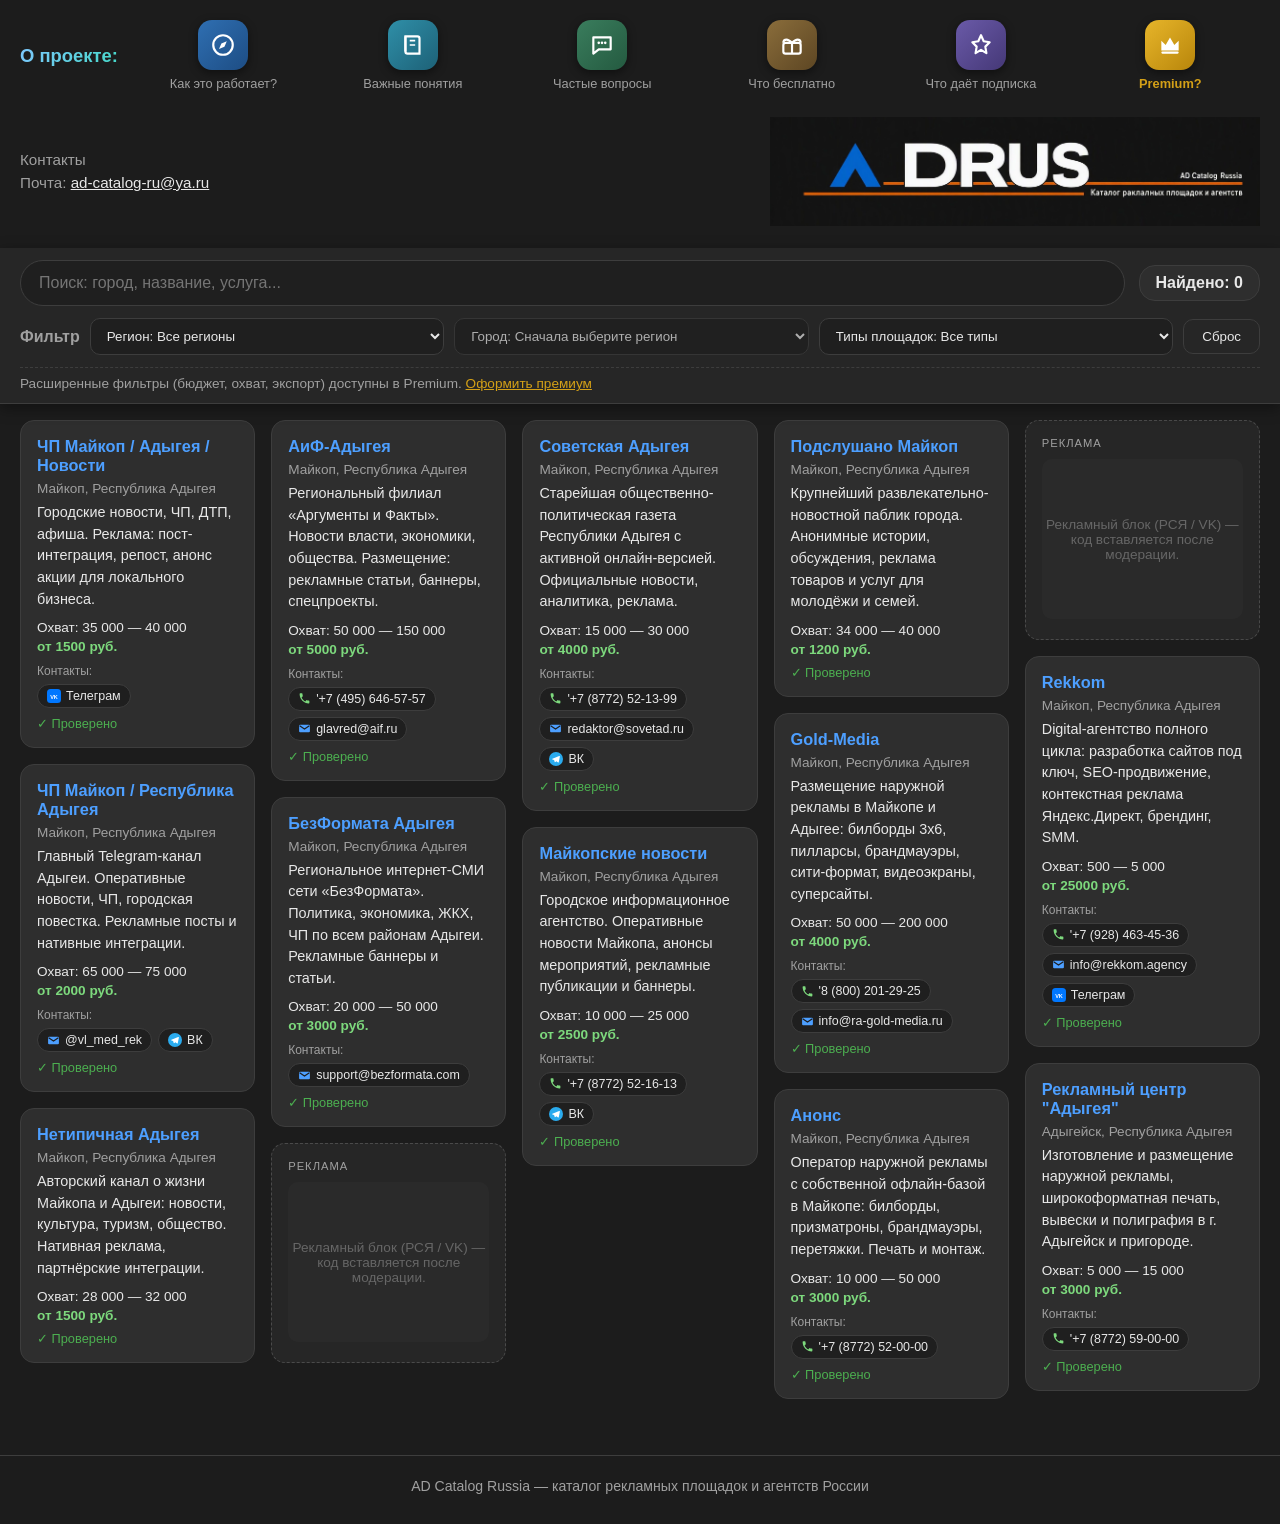
<file: index.html>
<!DOCTYPE html>
<html lang="ru">
<head>
    <meta charset="UTF-8">
    <meta name="viewport" content="width=device-width, initial-scale=1.0">
    <title>AD Catalog Russia — каталог рекламных площадок и агентств России</title>
    <meta name="description" content="Независимый каталог рекламных площадок России: локальные СМИ, билборды, Telegram-каналы, паблики ВК. Честная аналитика переходов по UTM.">

    <link rel="icon" type="image/png" href="adrus-logo.png">

    <!-- Яндекс.Метрика: счётчик 114270099. НЕ УДАЛЯТЬ. -->
    <script type="text/javascript">
        (function(m,e,t,r,i,k,a){
            m[i]=m[i]||function(){(m[i].a=m[i].a||[]).push(arguments)};
            m[i].l=1*new Date();
            for(var j=0;j<document.scripts.length;j++){if(document.scripts[j].src===r){return;}}
            k=e.createElement(t),a=e.getElementsByTagName(t)[0],k.async=1,k.src=r,a.parentNode.insertBefore(k,a)
        })(window,document,'script','https://mc.yandex.ru/metrika/tag.js','ym');
        ym(114270099, 'init', { clickmap:true, trackLinks:true, accurateTrackBounce:true, webvisor:true });
    </script>
    <noscript><div><img src="https://mc.yandex.ru/watch/114270099" style="position:absolute; left:-9999px;" alt=""></div></noscript>

    <style>
        :root {
            --bg: #1c1c1c;
            --bg-panel: #262626;
            --bg-card: #2e2e2e;
            --bg-card-hover: #383838;
            --text: #e8e8e8;
            --text-dim: #a0a0a0;
            --border: #3d3d3d;
            --blue: #4d9fff;
            --blue-deep: #005bbb;
            --gold: #d4a017;
            --green: #4caf50;
        }
        * { box-sizing: border-box; }
        html { scroll-behavior: smooth; }
        body { margin: 0; background: var(--bg); color: var(--text); font-family: 'Segoe UI', Tahoma, Verdana, sans-serif; font-size: 16px; }
        a { color: var(--blue); }
        .container { max-width: 1280px; margin: 0 auto; padding: 0 20px; }

        /* ===== СТРОКА «О ПРОЕКТЕ» + ИКОНКИ (одна линия, иконки правее) ===== */
        .about-row {
            display: flex;
            align-items: center;      /* «О проекте» по уровню середины иконок */
            gap: 16px;
            padding: 18px 0 14px;
        }
        .about-label {
            font-weight: 800;
            font-size: 1.15rem;
            white-space: nowrap;
            flex-shrink: 0;
            background: linear-gradient(120deg, #7ec8ff, #45d8c8);
            -webkit-background-clip: text;
            background-clip: text;
            -webkit-text-fill-color: transparent;
        }

        .nav-icons { display: flex; gap: 10px; width: 100%; min-width: 0; }
        .nav-item {
            position: relative;
            flex: 1 1 0;
            min-width: 0;
            display: flex;
            flex-direction: column;
            align-items: center;
            gap: 6px;
            text-decoration: none;
            color: var(--text);
            cursor: help;
            padding: 2px;
            border-radius: 12px;
            text-align: center;
        }
        .nav-icon {
            width: 50px; height: 50px;
            border-radius: 14px;
            display: flex; align-items: center; justify-content: center;
            box-shadow: 0 3px 10px rgba(0,0,0,0.45);
            transition: transform 0.15s, box-shadow 0.15s, outline-color 0.15s;
            outline: 2px solid transparent;
        }
        .nav-name { font-size: 0.8rem; color: var(--text-dim); line-height: 1.2; }
        .nav-item:hover .nav-icon { transform: translateY(-3px) scale(1.06); outline-color: rgba(255,255,255,0.25); }
        .nav-item:hover .nav-name { color: var(--text); }
        .nav-item.premium { cursor: pointer; }
        .nav-item.premium .nav-icon {
            background: linear-gradient(135deg, #e7b52a, #b8860b) !important;
        }
        .nav-item.premium:hover .nav-icon {
            transform: translateY(-3px) scale(1.1);
            outline-color: var(--gold);
            box-shadow: 0 4px 18px rgba(212,160,23,0.55);
        }
        .nav-item.premium .nav-name { color: var(--gold); font-weight: 700; }

        .g1 { background: linear-gradient(135deg, #2f6fb2, #1d4d84); }
        .g2 { background: linear-gradient(135deg, #2f8fa8, #1d6177); }
        .g3 { background: linear-gradient(135deg, #3a7d5d, #245a40); }
        .g4 { background: linear-gradient(135deg, #8a6d3b, #5d4623); }
        .g5 { background: linear-gradient(135deg, #6a5aa8, #453877); }

        .popover {
            display: none;
            position: absolute;
            top: calc(100% + 10px);
            left: 50%;
            transform: translateX(-50%);
            z-index: 80;
            width: min(560px, 78vw);
            max-height: 60vh;
            overflow-y: auto;
            background: #222;
            border: 1px solid var(--blue);
            border-radius: 12px;
            padding: 16px 18px;
            box-shadow: 0 12px 32px rgba(0,0,0,0.55);
            font-size: 0.88rem;
            line-height: 1.55;
            text-align: left;
            cursor: default;
        }
        .nav-item:nth-child(1) .popover { left: 0; transform: none; }
        .nav-item:nth-child(2) .popover { left: 0; transform: none; }
        .nav-item:last-child .popover,
        .nav-item:nth-last-child(2) .popover { left: auto; right: 0; transform: none; }
        .popover h4 { margin: 0 0 8px; color: var(--blue); font-size: 1rem; }
        .popover p { margin: 0 0 10px; }
        .popover ul { margin: 0 0 10px; padding-left: 20px; }
        .popover li { margin-bottom: 5px; }
        .popover details { margin-bottom: 8px; }
        .popover summary { cursor: pointer; font-weight: 600; }
        .popover .cta {
            display: inline-block;
            margin-top: 4px;
            background: var(--gold);
            color: #1c1c1c;
            font-weight: bold;
            padding: 9px 16px;
            border-radius: 8px;
            text-decoration: none;
        }
        .nav-item:hover .popover { display: block; }
        .nav-item.open .popover { display: block; }

        /* ===== КОНТАКТЫ (2 строчки) + ЛОГОТИП (правее) ===== */
        .brand-row {
            display: flex;
            align-items: center;      /* контакты по уровню середины логотипа */
            gap: 24px;
            padding: 10px 0 22px;
        }
        .brand-contacts {
            font-size: 0.95rem;
            color: var(--text-dim);
            line-height: 1.5;
            flex-shrink: 0;
        }
        .brand-contacts a { color: var(--text); }
        .logo-wrap { margin-left: auto; }   /* логотип смещён вправо */

        /* ЛОГОТИП: картинка из репозитория (adrus-logo.png) */
        .logo-img {
            display: block;
            height: clamp(48px, 8.5vw, 110px);
            width: auto;
        }

        /* ===== ЛИПКИЙ ТУЛБАР ===== */
        .toolbar {
            position: sticky;
            top: 0;
            z-index: 50;
            background: var(--bg-panel);
            border-bottom: 1px solid var(--border);
            box-shadow: 0 4px 14px rgba(0,0,0,0.4);
        }
        .search-row { display: flex; align-items: center; gap: 14px; padding: 12px 0 4px; }
        .search-box { flex: 1; }
        .search-box input {
            width: 100%;
            padding: 13px 18px;
            border-radius: 24px;
            border: 1px solid var(--border);
            background: #1f1f1f;
            color: var(--text);
            font-size: 1rem;
            outline: none;
        }
        .search-box input:focus { border-color: var(--blue); }
        .found-badge {
            background: var(--bg-card);
            border: 1px solid var(--border);
            border-radius: 16px;
            padding: 8px 16px;
            font-weight: bold;
            font-size: 1rem;
            white-space: nowrap;
        }
        .filters-row { display: flex; gap: 10px; flex-wrap: wrap; align-items: center; padding: 8px 0 12px; }
        .filters-row .filter-label { font-weight: 600; color: var(--text-dim); }
        .filters-row select {
            flex: 1 1 160px; min-width: 140px;
            padding: 9px 12px; border-radius: 10px;
            border: 1px solid var(--border); background: #1f1f1f; color: var(--text);
        }
        .btn-reset { padding: 9px 18px; border-radius: 10px; border: 1px solid var(--border); background: transparent; color: var(--text); cursor: pointer; }
        .btn-reset:hover { border-color: var(--blue); }

        .premium-filters { display: none; gap: 10px; flex-wrap: wrap; padding: 0 0 12px; border-top: 1px dashed var(--border); }
        .premium-filters.show { display: flex; }
        .premium-filters select { padding: 8px 12px; border-radius: 10px; border: 1px solid var(--border); background: #1f1f1f; color: var(--text); }
        .premium-lock { font-size: 0.85rem; color: var(--text-dim); padding: 8px 0 12px; border-top: 1px dashed var(--border); }
        .premium-lock a { color: var(--gold); }

        /* ===== СЕТКА КАРТОЧЕК ===== */
        .grid { column-gap: 16px; column-count: 5; margin: 16px 0 40px; }
        .card {
            display: inline-block; width: 100%; margin: 0 0 16px;
            background: var(--bg-card); border: 1px solid var(--border); border-radius: 14px;
            padding: 16px; cursor: pointer; break-inside: avoid;
            transition: background 0.15s, transform 0.12s;
        }
        .card:hover { background: var(--bg-card-hover); transform: translateY(-2px); }
        .card h4 { margin: 0 0 6px; color: var(--blue); font-size: 1.02rem; }
        .card .meta { font-size: 0.85rem; color: var(--text-dim); margin-bottom: 6px; }
        .card .desc { font-size: 0.9rem; line-height: 1.5; margin-bottom: 10px; }
        .card .row { display: flex; gap: 12px; flex-wrap: wrap; font-size: 0.85rem; margin-bottom: 4px; }
        .card .price { color: #7dd97d; font-weight: bold; }
        .card .badge-verified { color: var(--green); font-size: 0.8rem; margin-top: 8px; }

        .contacts-block { margin-top: 10px; display: flex; flex-wrap: wrap; gap: 6px; align-items: center; }
        .contacts-block .c-label { font-size: 0.75rem; color: var(--text-dim); width: 100%; }
        .chip {
            display: inline-flex; align-items: center; gap: 5px;
            background: #1f1f1f; border: 1px solid var(--border);
            border-radius: 12px; padding: 4px 9px;
            font-size: 0.78rem; color: var(--text); text-decoration: none;
        }
        .chip:hover { border-color: var(--blue); }
        .chip svg { flex-shrink: 0; }

        /* ===== РЕКЛАМНАЯ ПЛИТКА ===== */
        .ad-tile {
            display: inline-block; width: 100%; margin: 0 0 16px;
            background: var(--bg-panel); border: 1px dashed #4a4a4a; border-radius: 14px;
            padding: 16px; break-inside: avoid; min-height: 220px;
        }
        .ad-tile .ad-label { font-size: 0.7rem; color: var(--text-dim); text-transform: uppercase; letter-spacing: 1px; margin-bottom: 10px; }
        .ad-tile .ad-placeholder {
            display: flex; align-items: center; justify-content: center;
            color: #666; font-size: 0.85rem; text-align: center;
            min-height: 160px; border-radius: 10px; background: rgba(255,255,255,0.02);
        }
        /* ВСТАВКА РЕКЛАМЫ: код РСЯ / VK вшивается сюда после модерации. */

        footer { border-top: 1px solid var(--border); padding: 22px 0 30px; text-align: center; color: var(--text-dim); font-size: 0.88rem; }

        @media (max-width: 1100px) { .grid { column-count: 4; } }
        @media (max-width: 860px)  { .grid { column-count: 3; } }
        @media (max-width: 760px) {
            .about-row { flex-wrap: wrap; }
            .nav-icons { flex-wrap: wrap; }
            .nav-item { flex: 1 1 30%; }
            .popover { left: 0 !important; right: auto !important; transform: none !important; width: min(420px, 92vw); }
            .brand-row { flex-direction: column; align-items: flex-start; }
            .logo-wrap { margin-left: 0; }
            .logo-img { height: 40px; }
        }
        @media (max-width: 640px) { .grid { column-count: 2; } .search-row { flex-wrap: wrap; } }
        @media (max-width: 430px) { .grid { column-count: 1; } .nav-item { flex: 1 1 45%; } }
    </style>
</head>
<body>

    <!-- ===== Строка «О проекте» + иконки (иконки справа, одна линия) ===== -->
    <header class="hero container">

        <div class="about-row">
            <span class="about-label">О проекте:</span>

            <div class="nav-icons" id="aboutRow">

                <div class="nav-item" tabindex="0">
                    <div class="nav-icon g1">
                        <svg width="26" height="26" viewBox="0 0 24 24" fill="none">
                            <circle cx="12" cy="12" r="9" stroke="#fff" stroke-width="2"/>
                            <path d="M15.5 8.5l-2.2 5-5 2.2 2.2-5z" fill="#fff"/>
                        </svg>
                    </div>
                    <span class="nav-name">Как это работает?</span>
                    <div class="popover">
                        <h4>Как это работает?</h4>
                        <ul>
                            <li><b>1. Найдите площадки.</b> Откройте каталог, выберите регион и город или введите запрос в поиск: «щиты» найдут и билборды, «таргет» — и контекст.</li>
                            <li><b>2. Изучите карточку.</b> Охват аудитории, цена «от», контакты, соцсети и статус проверки — всё на одной карточке.</li>
                            <li><b>3. Свяжитесь или подайте заявку.</b> Позвоните напрямую или оставьте заявку — за 24 часа предложим подборку площадок под вашу задачу.</li>
                            <li><b>4. С Premium — кампания под ключ.</b> Выбираете регионы и бюджет, мы подбираем площадки, сводим вас с агентствами и ведём кампанию до отчёта.</li>
                        </ul>
                    </div>
                </div>

                <div class="nav-item" tabindex="0">
                    <div class="nav-icon g2">
                        <svg width="26" height="26" viewBox="0 0 24 24" fill="none">
                            <path d="M5 4h11a2 2 0 012 2v14H7a2 2 0 01-2-2z" stroke="#fff" stroke-width="2"/>
                            <path d="M5 4v14" stroke="#fff" stroke-width="2"/>
                            <path d="M9 8h5M9 12h5" stroke="#fff" stroke-width="1.6"/>
                        </svg>
                    </div>
                    <span class="nav-name">Важные понятия</span>
                    <div class="popover">
                        <h4>Важные понятия</h4>
                        <ul>
                            <li><b>Площадка</b> — сайт, СМИ, Telegram-канал или паблик ВК, который размещает рекламу. В каталог попадают только площадки, прошедшие проверку.</li>
                            <li><b>Агентство</b> — маркетолог или студия, которая подбирает рекламные каналы клиентам.</li>
                            <li><b>Freemium-модель</b> — базовый доступ к каталогу бесплатен, платная подписка открывает аналитику, аудит и приоритетную поддержку.</li>
                            <li><b>UTM-метки</b> — добавки к ссылкам, которые показывают, сколько людей перешло на сайт площадки именно через наш каталог.</li>
                            <li><b>Статус «Проверено»</b> — мы связались с владельцем, проверили сайт на вирусы и подтвердили актуальность контактов.</li>
                            <li><b>Кампания под ключ</b> — вы задаёте регионы, типы рекламы и бюджет, мы подбираем площадки по всей России и организуем работу с агентствами.</li>
                        </ul>
                    </div>
                </div>

                <div class="nav-item" tabindex="0">
                    <div class="nav-icon g3">
                        <svg width="26" height="26" viewBox="0 0 24 24" fill="none">
                            <path d="M4 5h16v11H9l-5 4z" stroke="#fff" stroke-width="2" stroke-linejoin="round"/>
                            <path d="M9 10h.01M12 10h.01M15 10h.01" stroke="#fff" stroke-width="2.4" stroke-linecap="round"/>
                        </svg>
                    </div>
                    <span class="nav-name">Частые вопросы</span>
                    <div class="popover">
                        <h4>Частые вопросы</h4>
                        <details>
                            <summary>Как попасть в каталог?</summary>
                            <p>Откройте премиум-страницу и заполните форму «Добавить площадку/агентство» — мы проверим данные и добавим вас бесплатно.</p>
                        </details>
                        <details>
                            <summary>Сколько это стоит?</summary>
                            <p>Базовый доступ к каталогу и контактам бесплатен навсегда. Аналитика, аудит площадок и кампании под ключ — в подписке Premium.</p>
                        </details>
                        <details>
                            <summary>Что значит статус «Проверено»?</summary>
                            <p>Мы лично связались с владельцем площадки, проверили сайт на вирусы и подтвердили актуальность контактов.</p>
                        </details>
                        <details>
                            <summary>Как работает аналитика по UTM?</summary>
                            <p>Каждая ссылка в каталоге размечена UTM-метками. Переходы с каталога видны в отчётах — вы платите только за реальную аудиторию.</p>
                        </details>
                    </div>
                </div>

                <div class="nav-item" tabindex="0">
                    <div class="nav-icon g4">
                        <svg width="26" height="26" viewBox="0 0 24 24" fill="none">
                            <rect x="4" y="10" width="16" height="10" rx="2" stroke="#fff" stroke-width="2"/>
                            <path d="M4 10c0-2 1.5-3 3-3s3 1 5 3c2-2 3.5-3 5-3s3 1 3 3" stroke="#fff" stroke-width="2"/>
                            <path d="M12 10v10" stroke="#fff" stroke-width="2"/>
                        </svg>
                    </div>
                    <span class="nav-name">Что бесплатно</span>
                    <div class="popover">
                        <h4>Что бесплатно</h4>
                        <ul>
                            <li>Полный доступ к каталогу и контактам.</li>
                            <li>Поиск с синонимами: «щиты» найдут и билборды, «таргет» — и контекст.</li>
                            <li>Статусы «Проверено» на карточках.</li>
                            <li>UTM-переходы: каждая площадка знает, что вы пришли из каталога.</li>
                        </ul>
                        <p>Без регистрации и оплаты — навсегда.</p>
                    </div>
                </div>

                <div class="nav-item" tabindex="0">
                    <div class="nav-icon g5">
                        <svg width="26" height="26" viewBox="0 0 24 24" fill="none">
                            <path d="M12 3l2.5 5.5L20 9.5l-4 4 1 6-5-3-5 3 1-6-4-4 5.5-1z" stroke="#fff" stroke-width="2" stroke-linejoin="round"/>
                        </svg>
                    </div>
                    <span class="nav-name">Что даёт подписка</span>
                    <div class="popover">
                        <h4>Что даёт подписка</h4>
                        <ul>
                            <li>Заявка на рекламную кампанию под ключ: выберите регионы и бюджет — мы подберём площадки и сведём вас с агентствами.</li>
                            <li>Глубокая аналитика переходов за 60–90 дней: не просто клики, а поведение.</li>
                            <li>Полный технический и коммерческий аудит площадки перед закупкой.</li>
                            <li>Расширенные фильтры: по охватам, ЦА, ценам.</li>
                            <li>Экспорт базы контактов в Excel/CSV для вашей CRM.</li>
                            <li>Приоритетная поддержка и помощь в переговорах с площадками.</li>
                        </ul>
                    </div>
                </div>

                <a class="nav-item premium" href="premium.html">
                    <div class="nav-icon">
                        <svg width="26" height="26" viewBox="0 0 24 24" fill="none">
                            <path d="M4 8l4 4 4-7 4 7 4-4v9H4z" fill="#fff"/>
                            <rect x="4" y="18" width="16" height="2" rx="1" fill="#fff"/>
                        </svg>
                    </div>
                    <span class="nav-name">Premium?</span>
                    <div class="popover">
                        <h4>Premium?</h4>
                        <p>Бесплатная версия помогает найти контакты. Premium-версия помогает не слить бюджет и масштабировать результат.</p>
                        <p><b>Подключить!</b> Нажмите на значок — откроется страница оформления.</p>
                    </div>
                </a>

            </div>
        </div>

        <!-- ===== Контакты (2 строчки, слева) + объёмный логотип (правее) ===== -->
        <div class="brand-row">
            <div class="brand-contacts">
                Контакты<br>
                Почта: <a href="mailto:ad-catalog-ru@ya.ru">ad-catalog-ru@ya.ru</a>
            </div>
            <div class="logo-wrap">
                <img src="adrus-logo.png" alt="AD Catalog Russia — каталог рекламных площадок и агентств России" class="logo-img">
            </div>
        </div>

    </header>

    <!-- ===== ЛИПКИЙ ТУЛБАР ===== -->
    <div class="toolbar">
        <div class="container">
            <div class="search-row">
                <div class="search-box">
                    <input type="text" id="globalSearch" placeholder="Поиск: город, название, услуга...">
                </div>
                <div class="found-badge">Найдено: <span id="countResult">0</span></div>
            </div>
            <div class="filters-row">
                <span class="filter-label">Фильтр</span>
                <select id="regionFilter"><option value="">Регион: Все регионы</option></select>
                <select id="cityFilter" disabled><option value="">Город: Сначала выберите регион</option></select>
                <select id="typeFilter"><option value="">Типы площадок: Все типы</option></select>
                <button id="resetFilters" class="btn-reset">Сброс</button>
            </div>

            <div class="premium-filters" id="premiumFilters">
                <select id="budgetMin"><option value="">Бюджет: от</option></select>
                <select id="budgetMax"><option value="">Бюджет: до</option></select>
                <select id="audienceMin"><option value="">Охват: от</option></select>
                <button class="btn-reset" id="exportCsv" type="button">Экспорт в Excel/CSV</button>
            </div>
            <div class="premium-lock" id="premiumLock">
                Расширенные фильтры (бюджет, охват, экспорт) доступны в Premium.
                <a href="premium.html">Оформить премиум</a>
            </div>
        </div>
    </div>

    <!-- ===== КАТАЛОГ ===== -->
    <main class="container">
        <div id="cardsGrid" class="grid"></div>
    </main>

    <footer>
        AD Catalog Russia — каталог рекламных площадок и агентств России
    </footer>

    <script>
        // ================= НАСТРОЙКИ =================
        const PREMIUM_ENABLED = false; // после оплаты включить вручную: true

        const API_URL = 'https://script.google.com/macros/s/AKfycbzVrZlaeYBvEnktjSmYkIAwlpFuTPO_mtQoLN0M2USVIkcGLtBU-vCd5GneRWI55McD/exec';
        const FALLBACK_URL = 'data/catalog.json';
        const AD_EVERY = 5;

        // ================= СИНОНИМЫ ПОИСКА =================
        const SYNONYMS = [
            ['билборд', 'щит', 'ситилайт', 'наружная реклама', 'наружн', 'рекламный щит'],
            ['контекст', 'таргет', 'яндекс директ', 'директ', 'таргетированная реклама', 'медийная реклама'],
            ['телевидение', 'тв', 'телеканал', 'радио', 'эфир', 'вещание'],
            ['газета', 'журнал', 'пресса', 'печатн', 'периодика'],
            ['новости', 'сми', 'портал', 'интернет-издание', 'интернет издание', 'онлайн-медиа'],
            ['сообщества', 'паблик', 'группа вк', 'вконтакте', 'телеграм', 'telegram', 'соцсети', 'канал'],
            ['лидогенерация', 'лиды', 'заявки', 'клиенты'],
            ['seo', 'сео', 'продвижение сайта', 'поисковое продвижение'],
            ['digital', 'диджитал', 'интернет-реклама', 'интернет реклама', 'онлайн-реклама'],
            ['полиграфия', 'печать', 'листовки', 'буклеты', 'визитки'],
            ['брендирование', 'брендирование транспорта', 'автобрендинг', 'оклейка'],
            ['стенды', 'вывески', 'оформление'],
        ];

        let allData = [];

        document.addEventListener('DOMContentLoaded', () => {
            fetchData();
            setupEventListeners();
            setupPopovers();
            applyPremiumState();
        });

        // ================= ЗАГРУЗКА ДАННЫХ =================
        async function fetchData() {
            try {
                const response = await fetch(API_URL);
                if (!response.ok) throw new Error('API недоступен');
                allData = await response.json();
                if (!Array.isArray(allData) || !allData.length) throw new Error('Пустой ответ API');
                populateFilters();
                renderResults(allData);
            } catch (e) {
                try {
                    const response = await fetch(FALLBACK_URL);
                    allData = await response.json();
                    populateFilters();
                    renderResults(allData);
                } catch (err) {
                    document.getElementById('countResult').textContent = '—';
                    document.getElementById('regionFilter').innerHTML = '<option>Ошибка загрузки</option>';
                }
            }
        }

        // ================= UTM =================
        function buildUtmUrl(rawUrl, name) {
            let url = String(rawUrl || '').trim();
            if (!url) return '';
            if (!/^https?:\/\//i.test(url)) url = 'https://' + url;
            try {
                const u = new URL(url);
                u.searchParams.set('utm_source', 'ad-catalog-ru');
                u.searchParams.set('utm_medium', 'catalog');
                u.searchParams.set('utm_campaign', String(name || 'unknown').replace(/\s+/g, '_'));
                return u.toString();
            } catch (e) { return url; }
        }

        // ================= ИКОНКИ КОНТАКТОВ (SVG) =================
        // ВК и Телеграм поменяны местами по замечанию.
        function svgPhone() {
            return '<svg width="13" height="13" viewBox="0 0 24 24"><path d="M6.6 10.8c1.5 2.9 3.8 5.2 6.7 6.7l2.2-2.2c.3-.3.7-.4 1-.2 1.1.4 2.3.6 3.5.6.6 0 1 .4 1 1V20c0 .6-.4 1-1 1C10.9 21 3 13.1 3 3.5c0-.6.4-1 1-1h3.3c.6 0 1 .4 1 1 0 1.2.2 2.4.6 3.5.1.4 0 .7-.2 1z" fill="#7dd97d"/></svg>';
        }
        function svgMail() {
            return '<svg width="13" height="13" viewBox="0 0 24 24"><rect x="2" y="5" width="20" height="14" rx="2" fill="#4d9fff"/><path d="M3 7l9 6 9-6" stroke="#1c1c1c" stroke-width="2" fill="none"/></svg>';
        }
        function svgVK() {
            return '<svg width="14" height="14" viewBox="0 0 24 24"><circle cx="12" cy="12" r="12" fill="#2AABEE"/><path d="M17.5 7L5.8 11.6c-.6.2-.6.9 0 1.1l2.9 1 1.1 3.4c.2.5.8.6 1.2.2l1.6-1.6 3 2.2c.4.3 1 .1 1.1-.4l2-9.6c.1-.7-.5-1.1-1.2-.9z" fill="#fff"/></svg>';
        }
        function svgTG() {
            return '<svg width="14" height="14" viewBox="0 0 24 24"><rect width="24" height="24" rx="6" fill="#0077FF"/><text x="12" y="16.5" font-size="9.5" font-weight="bold" fill="#fff" text-anchor="middle" font-family="Arial">VK</text></svg>';
        }
        function svgMax() {
            return '<svg width="14" height="14" viewBox="0 0 24 24"><rect width="24" height="24" rx="6" fill="#FF4D2E"/><text x="12" y="17" font-size="13" font-weight="bold" fill="#fff" text-anchor="middle" font-family="Arial">M</text></svg>';
        }
        function svgWeb() {
            return '<svg width="13" height="13" viewBox="0 0 24 24"><circle cx="12" cy="12" r="9" fill="none" stroke="#a0a0a0" stroke-width="2"/><path d="M3.5 9h17M3.5 15h17M12 3c-3 3-3 15 0 18M12 3c3 3 3 15 0 18" stroke="#a0a0a0" stroke-width="1.4" fill="none"/></svg>';
        }

        function socialType(u) {
            const s = String(u).toLowerCase();
            if (s.includes('vk.com') || s.includes('vk.ru') || s.includes('vkontakte')) return 'vk';
            if (s.includes('t.me') || s.includes('telegram') || s.includes('te.legra.ph')) return 'tg';
            if (s.includes('max.ru') || s.includes('max.im')) return 'max';
            return 'web';
        }
        function socialLabel(t) {
            return { vk: 'ВК', tg: 'Телеграм', max: 'Мах', web: 'Сайт' }[t] || 'Сайт';
        }
        function socialIcon(t) {
            return { vk: svgVK(), tg: svgTG(), max: svgMax(), web: svgWeb() }[t] || svgWeb();
        }

        // ================= ФИЛЬТРЫ =================
        function populateFilters() {
            const regionSelect = document.getElementById('regionFilter');
            regionSelect.innerHTML = '<option value="">Регион: Все регионы</option>';
            [...new Set(allData.map(i => i.region).filter(Boolean))].sort().forEach(r => {
                const o = document.createElement('option');
                o.value = r; o.textContent = r;
                regionSelect.appendChild(o);
            });

            const typeSelect = document.getElementById('typeFilter');
            typeSelect.innerHTML = '<option value="">Типы площадок: Все типы</option>';
            [...new Set(allData.map(i => i.category).filter(Boolean))].sort().forEach(t => {
                const o = document.createElement('option');
                o.value = t; o.textContent = t;
                typeSelect.appendChild(o);
            });

            if (PREMIUM_ENABLED) {
                const budgets = [...new Set(allData.map(i => Number(i.price_from)).filter(n => n > 0))].sort((a, b) => a - b);
                const bm = document.getElementById('budgetMin'), bx = document.getElementById('budgetMax');
                budgets.forEach(v => {
                    bm.insertAdjacentHTML('beforeend', '<option value="' + v + '">от ' + v.toLocaleString('ru-RU') + ' руб.</option>');
                    bx.insertAdjacentHTML('beforeend', '<option value="' + v + '">до ' + v.toLocaleString('ru-RU') + ' руб.</option>');
                });
            }
        }

        function updateCities() {
            const region = document.getElementById('regionFilter').value;
            const citySelect = document.getElementById('cityFilter');
            citySelect.innerHTML = '<option value="">Город: Все города</option>';
            if (region) {
                [...new Set(allData.filter(i => i.region === region).map(i => i.city).filter(Boolean))].sort().forEach(c => {
                    const o = document.createElement('option');
                    o.value = c; o.textContent = c;
                    citySelect.appendChild(o);
                });
                citySelect.disabled = false;
            } else {
                citySelect.disabled = true;
            }
            applyFilters();
        }

        function setupEventListeners() {
            document.getElementById('regionFilter').addEventListener('change', updateCities);
            document.getElementById('cityFilter').addEventListener('change', applyFilters);
            document.getElementById('typeFilter').addEventListener('change', applyFilters);
            document.getElementById('globalSearch').addEventListener('input', applyFilters);
            document.getElementById('resetFilters').addEventListener('click', resetFilters);
        }

        function expandQuery(search) {
            const words = search.split(/[\s,;]+/).filter(w => w.length > 2);
            const terms = new Set(words);
            words.forEach(w => {
                SYNONYMS.forEach(group => {
                    if (group.some(syn => w.startsWith(syn) || syn.startsWith(w))) {
                        group.forEach(syn => terms.add(syn));
                    }
                });
            });
            return [...terms];
        }

        function applyFilters() {
            const region = document.getElementById('regionFilter').value;
            const city = document.getElementById('cityFilter').value;
            const type = document.getElementById('typeFilter').value;
            const search = document.getElementById('globalSearch').value.toLowerCase().trim();

            let filtered = allData.filter(item => {
                if (region && item.region !== region) return false;
                if (city && item.city !== city) return false;
                if (type && item.category !== type) return false;

                if (PREMIUM_ENABLED) {
                    const bMin = Number(document.getElementById('budgetMin').value);
                    const bMax = Number(document.getElementById('budgetMax').value);
                    const aMin = Number(document.getElementById('audienceMin').value);
                    if (bMin && Number(item.price_from) < bMin) return false;
                    if (bMax && Number(item.price_from) > bMax) return false;
                    if (aMin && Number(item.audience_max) < aMin) return false;
                }

                if (search) {
                    const haystack = [item.name, item.city, item.region, item.specialization, item.type, item.category]
                        .filter(Boolean).join(' ').toLowerCase();
                    if (!expandQuery(search).some(term => haystack.includes(term))) return false;
                }
                return true;
            });

            document.getElementById('countResult').textContent = filtered.length;
            renderResults(filtered);
        }

        function resetFilters() {
            document.getElementById('regionFilter').value = '';
            document.getElementById('cityFilter').value = '';
            document.getElementById('cityFilter').disabled = true;
            document.getElementById('typeFilter').value = '';
            document.getElementById('globalSearch').value = '';
            applyFilters();
        }

        // ================= РЕНДЕР СЕТКИ =================
        function renderResults(data) {
            const grid = document.getElementById('cardsGrid');
            grid.innerHTML = '';

            let cardIndex = 0;
            data.forEach(item => {
                if (cardIndex > 0 && cardIndex % AD_EVERY === 0) {
                    grid.insertAdjacentHTML('beforeend', buildAdTile());
                }
                grid.insertAdjacentHTML('beforeend', buildCard(item));
                cardIndex++;
            });

            grid.querySelectorAll('.card[data-url]').forEach(card => {
                const go = () => { window.open(card.dataset.url, '_blank', 'noopener'); };
                card.addEventListener('click', go);
                card.addEventListener('keydown', e => { if (e.key === 'Enter') go(); });
            });
        }

        function buildContacts(item) {
            let html = '';
            const parts = [];

            if (item.phone) {
                const cleanPhone = String(item.phone).replace(/\D/g, '');
                parts.push('<a class="chip" href="tel:+' + cleanPhone + '">' + svgPhone() + '<span>' + escapeHtml(item.phone) + '</span></a>');
            }
            if (item.email) {
                parts.push('<a class="chip" href="mailto:' + escapeHtml(item.email) + '">' + svgMail() + '<span>' + escapeHtml(item.email) + '</span></a>');
            }

            const rawLinks = String(item.social_links || '').split(/[\s,;]+/).filter(Boolean);
            rawLinks.forEach(link => {
                const t = socialType(link);
                parts.push('<a class="chip" href="' + escapeHtml(buildUtmUrl(link, item.name)) + '" target="_blank" rel="noopener">' + socialIcon(t) + '<span>' + socialLabel(t) + '</span></a>');
            });

            if (parts.length) {
                html = '<div class="contacts-block"><span class="c-label">Контакты:</span>' + parts.join('') + '</div>';
            }
            return html;
        }

        function buildCard(item) {
            const name = item.name || 'Без названия';
            const utmUrl = buildUtmUrl(item.url, name);

            const aMin = Number(item.audience_min);
            const aMax = Number(item.audience_max);
            const audience = (aMin && aMax)
                ? '<div class="row"><span>Охват: ' + aMin.toLocaleString('ru-RU') + ' — ' + aMax.toLocaleString('ru-RU') + '</span></div>'
                : '';

            const price = item.price_from
                ? '<div class="row"><span class="price">от ' + item.price_from + ' руб.</span></div>'
                : '';

            const verified = item.status === 'Проверено'
                ? '<div class="badge-verified">✓ Проверено</div>'
                : '';

            const desc = item.specialization
                ? '<div class="desc">' + escapeHtml(String(item.specialization)) + '</div>'
                : '';

            return '<div class="card" data-url="' + escapeHtml(utmUrl) + '" tabindex="0" role="link" aria-label="' + escapeHtml(name) + '">' +
                '<h4>' + escapeHtml(name) + '</h4>' +
                '<div class="meta">' + escapeHtml(String(item.city || '')) + ', ' + escapeHtml(String(item.region || '')) + '</div>' +
                desc +
                audience +
                price +
                buildContacts(item) +
                verified +
            '</div>';
        }

        function buildAdTile() {
            return '<div class="ad-tile">' +
                '<div class="ad-label">Реклама</div>' +
                '<div class="ad-placeholder">Рекламный блок (РСЯ / VK) — код вставляется после модерации.</div>' +
            '</div>';
        }

        function escapeHtml(s) {
            return String(s).replace(/&/g, '&amp;').replace(/</g, '&lt;')
                .replace(/>/g, '&gt;').replace(/"/g, '&quot;').replace(/'/g, '&#39;');
        }

        // ================= ОКОШКИ =================
        function setupPopovers() {
            const items = document.querySelectorAll('.nav-item');
            items.forEach(item => {
                item.addEventListener('click', e => {
                    if (e.target.closest('a') && item.classList.contains('premium')) return;
                    const wasOpen = item.classList.contains('open');
                    items.forEach(i => i.classList.remove('open'));
                    if (!wasOpen) item.classList.add('open');
                });
            });
            document.addEventListener('click', e => {
                if (!e.target.closest('.nav-item')) {
                    items.forEach(i => i.classList.remove('open'));
                }
            });
        }

        // ================= ПРЕМИУМ =================
        function applyPremiumState() {
            if (PREMIUM_ENABLED) {
                document.getElementById('premiumFilters').classList.add('show');
                document.getElementById('premiumLock').style.display = 'none';
                document.getElementById('exportCsv').addEventListener('click', exportCsv);
            }
        }

        function exportCsv() {
            const rows = [['Название', 'Город', 'Регион', 'Тип', 'Охват от', 'Охват до', 'Цена от', 'Сайт', 'Телефон', 'Соцсети']];
            const region = document.getElementById('regionFilter').value;
            const city = document.getElementById('cityFilter').value;
            const type = document.getElementById('typeFilter').value;
            allData.filter(i => (!region || i.region === region) && (!city || i.city === city) && (!type || i.category === type))
                .forEach(i => rows.push([i.name || '', i.city || '', i.region || '', i.category || '',
                    i.audience_min || '', i.audience_max || '', i.price_from || '', i.url || '', i.phone || '', i.social_links || '']));
            const csv = '\uFEFF' + rows.map(r => r.map(v => '"' + String(v).replace(/"/g, '""') + '"').join(';')).join('\r\n');
            const blob = new Blob([csv], { type: 'text/csv;charset=utf-8;' });
            const a = document.createElement('a');
            a.href = URL.createObjectURL(blob);
            a.download = 'ad-catalog-export.csv';
            a.click();
        }
    </script>
</body>
</html>
</file>
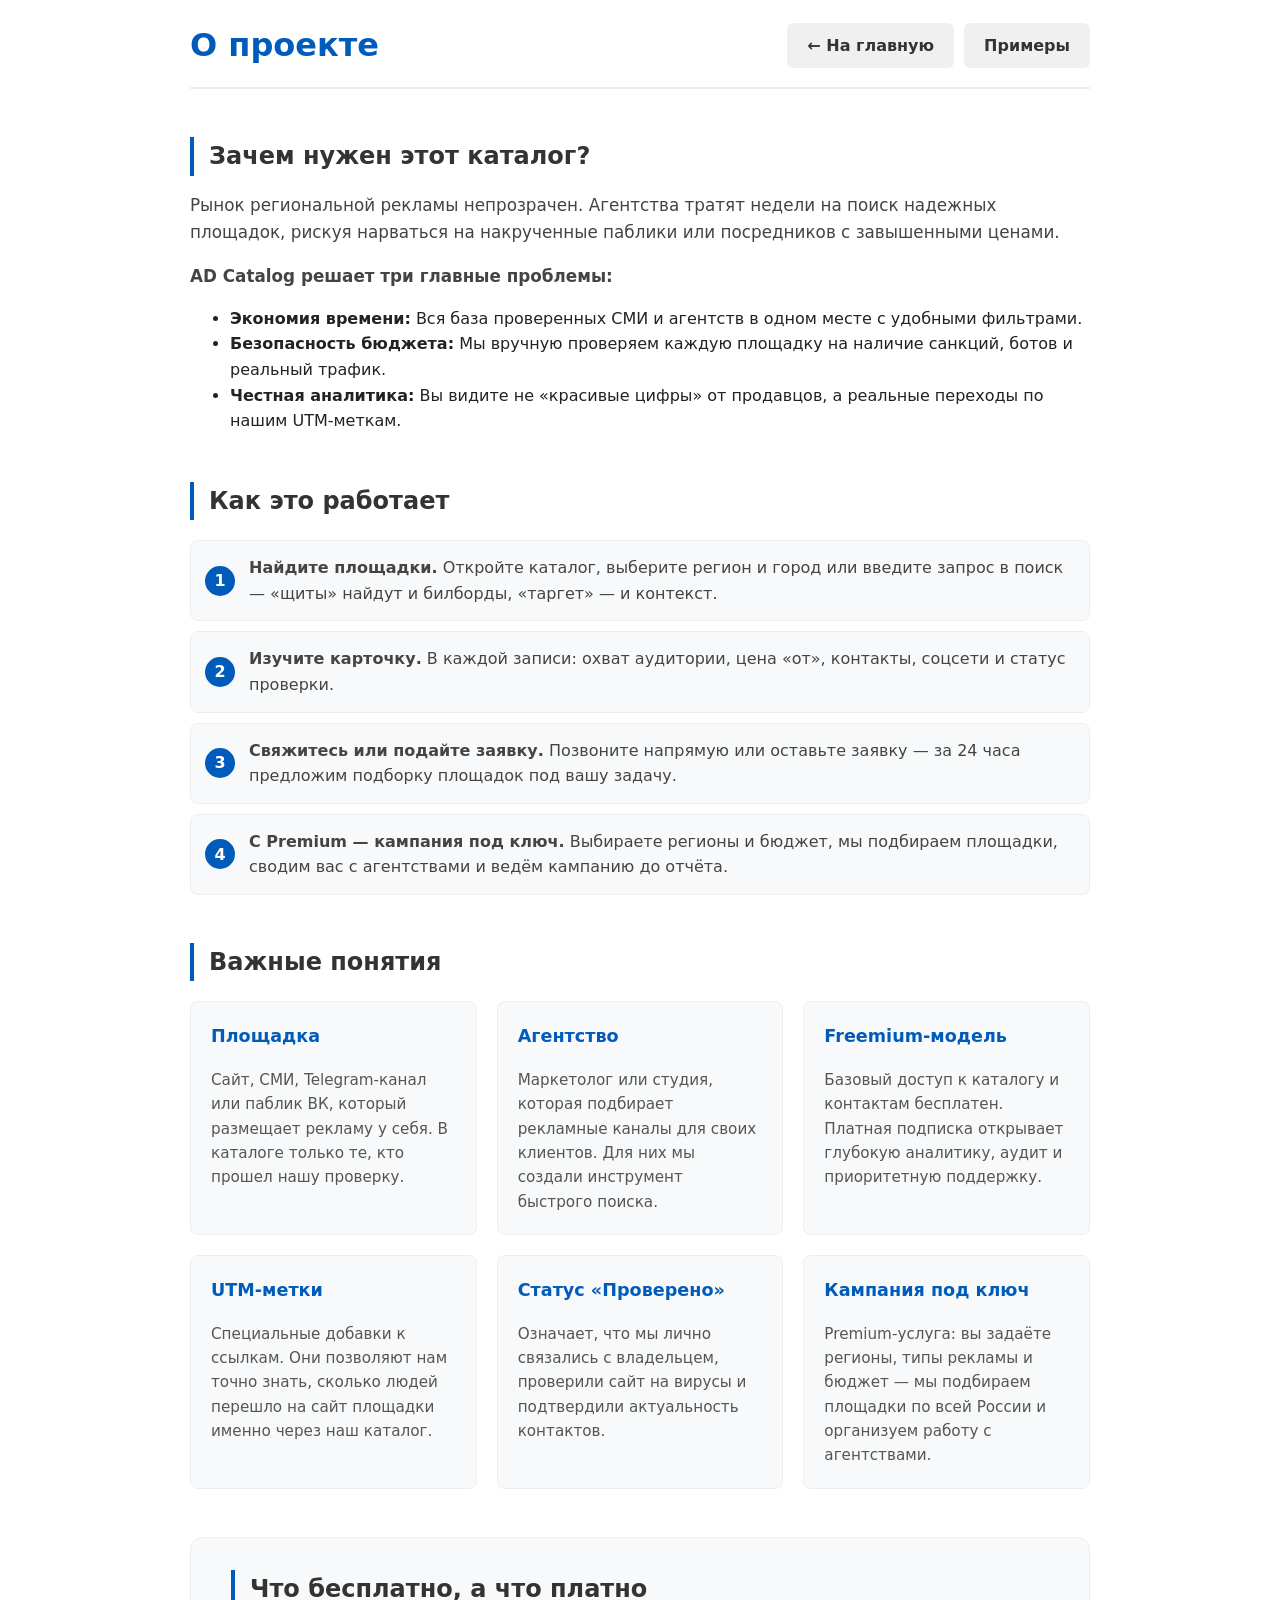
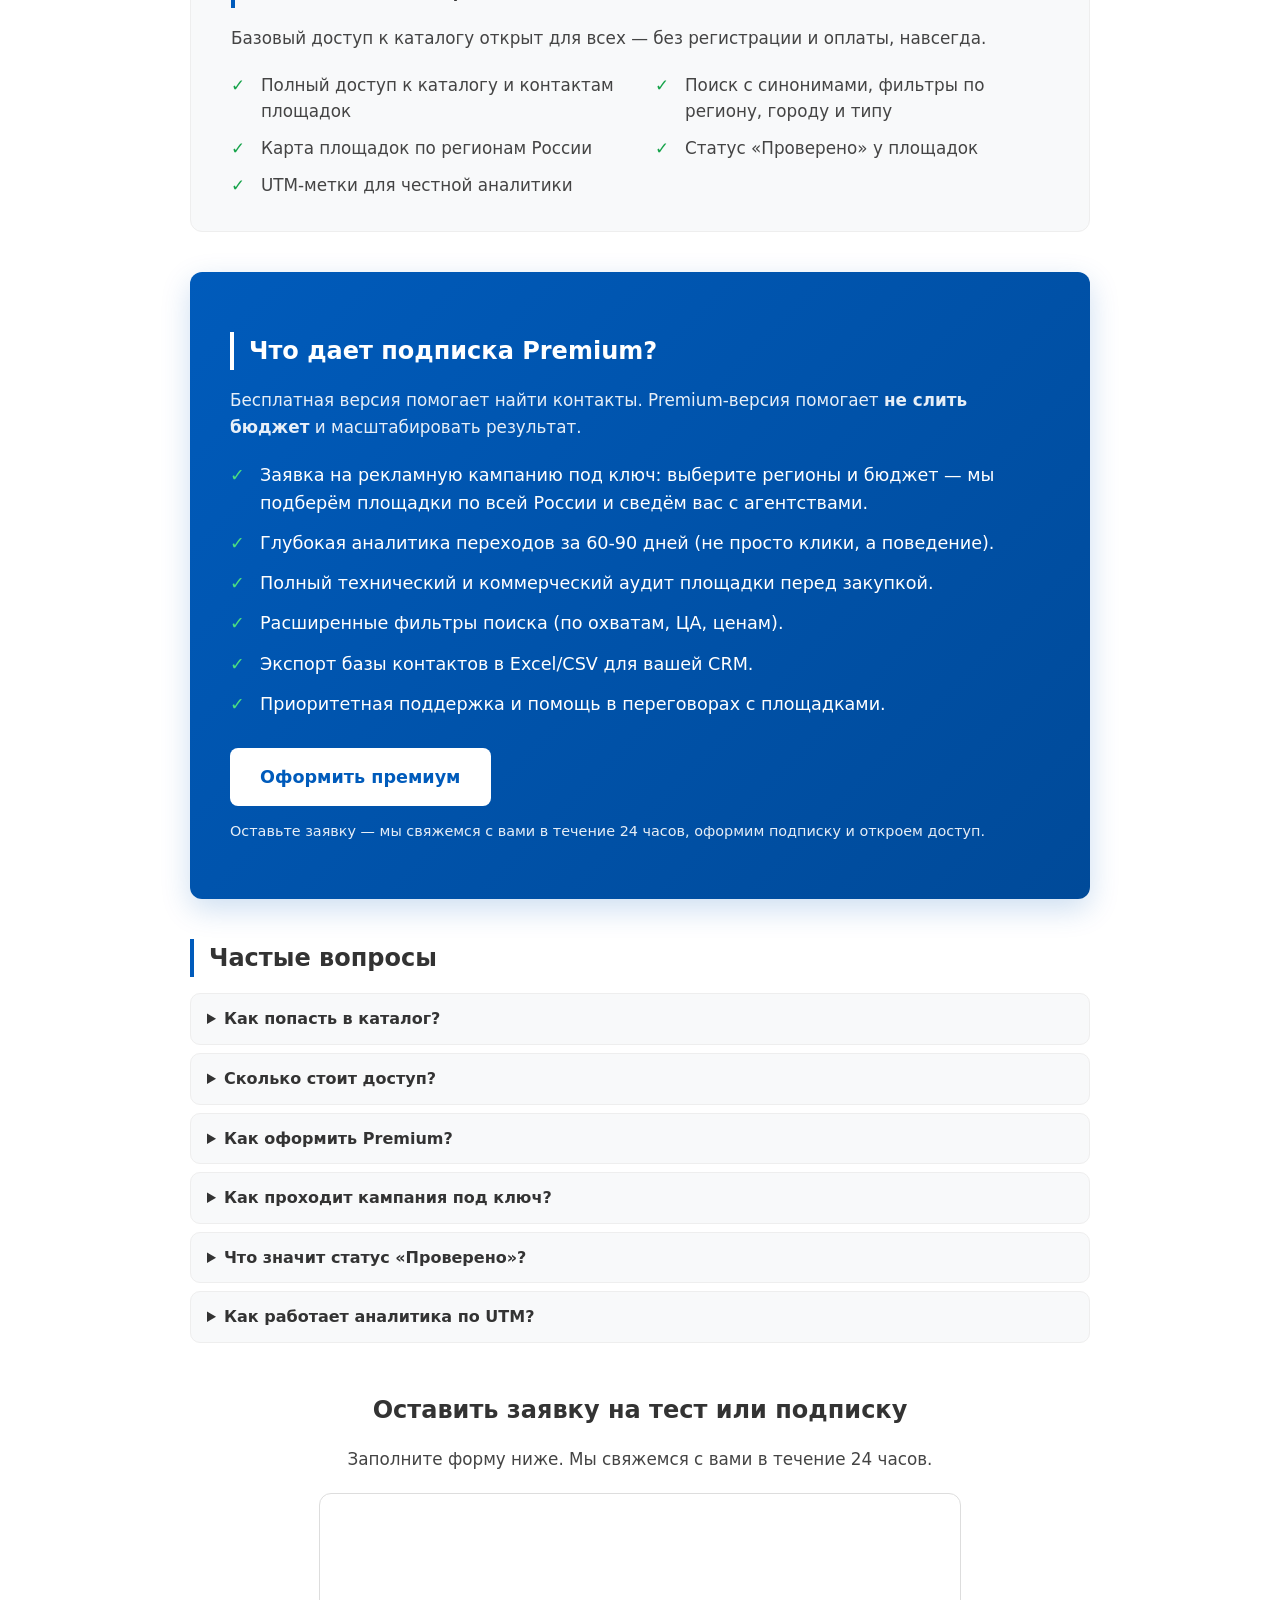
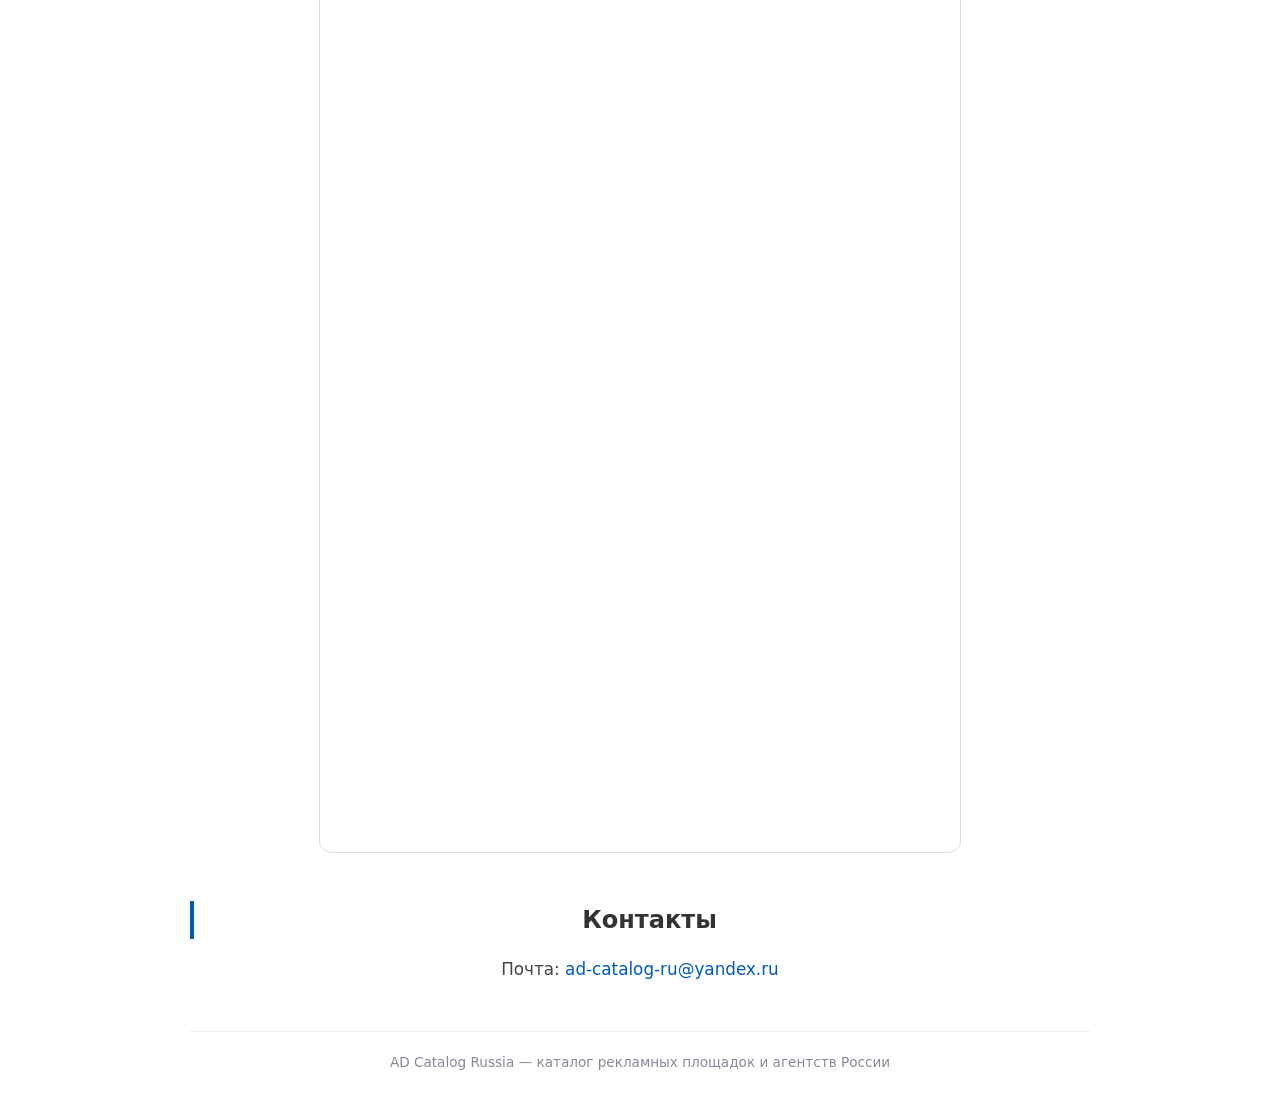
<file: about.html>
<!DOCTYPE html>
<html lang="ru">
<head>
    <meta charset="UTF-8">
    <meta name="viewport" content="width=device-width, initial-scale=1.0">
    <title>О проекте - Каталог рекламных площадок</title>
    <style>
        html { scroll-behavior: smooth; }
        body { font-family: system-ui, -apple-system, sans-serif; line-height: 1.6; max-width: 900px; margin: 0 auto; padding: 20px; color: #222; background: #fff; }

        .page-header { display: flex; justify-content: space-between; align-items: center; margin-bottom: 3rem; padding-bottom: 1rem; border-bottom: 2px solid #eee; flex-wrap: wrap; gap: 10px; }
        .page-header h1 { font-size: 2rem; margin: 0; color: #005bbb; }
        .btn-back { display: inline-flex; align-items: center; gap: 8px; padding: 10px 20px; background: #f0f0f0; color: #333; text-decoration: none; border-radius: 6px; font-weight: bold; transition: all 0.3s; }
        .btn-back:hover { background: #e0e0e0; transform: translateX(-3px); }

        section { margin-bottom: 3rem; }
        h2 { font-size: 1.5rem; color: #333; margin-bottom: 1rem; border-left: 4px solid #005bbb; padding-left: 15px; }
        p { margin-bottom: 1rem; color: #444; font-size: 1.05rem; }

        .steps { counter-reset: step; margin: 20px 0; padding: 0; list-style: none; }
        .steps li { counter-increment: step; position: relative; padding: 14px 16px 14px 58px; margin-bottom: 10px; background: #f8f9fa; border: 1px solid #eee; border-radius: 8px; color: #444; }
        .steps li::before { content: counter(step); position: absolute; left: 14px; top: 50%; transform: translateY(-50%); width: 30px; height: 30px; background: #005bbb; color: #fff; border-radius: 50%; display: flex; align-items: center; justify-content: center; font-weight: bold; }

        .glossary-grid { display: grid; grid-template-columns: repeat(auto-fit, minmax(250px, 1fr)); gap: 20px; margin-top: 20px; }
        .term-card { background: #f8f9fa; padding: 20px; border-radius: 8px; border: 1px solid #eee; }
        .term-card h3 { margin-top: 0; color: #005bbb; font-size: 1.1rem; }
        .term-card p { margin: 0; font-size: 0.95rem; color: #555; }

        /* Что бесплатно: растянуто на всю ширину, как синее окно */
        .free-block { background: #f8f9fa; border: 1px solid #eee; border-radius: 12px; padding: 32px 40px; margin: 20px 0; }
        .free-block h2 { border-left-color: #005bbb; margin-top: 0; }
        .free-list { list-style: none; padding: 0; margin: 20px 0 0; display: grid; grid-template-columns: repeat(auto-fit, minmax(320px, 1fr)); gap: 10px 30px; }
        .free-list li { position: relative; padding-left: 30px; font-size: 1.05rem; color: #444; }
        .free-list li::before { content: "✓"; position: absolute; left: 0; top: 0; font-weight: bold; color: #16a34a; }

        /* Синий блок Premium */
        .premium-block { background: linear-gradient(135deg, #005bbb 0%, #004a99 100%); color: white; padding: 40px; border-radius: 12px; margin: 40px 0; box-shadow: 0 10px 30px rgba(0,91,187,0.2); }
        .premium-block h2 { color: white; border-left-color: #fff; }
        .premium-block p { color: rgba(255,255,255,0.9); }
        .premium-list { list-style: none; padding: 0; margin: 20px 0; }
        .premium-list li { position: relative; padding-left: 30px; margin-bottom: 12px; font-size: 1.1rem; }
        .premium-list li::before { content: "✓"; position: absolute; left: 0; top: 0; font-weight: bold; color: #4ade80; }

        .btn-premium { display: inline-block; padding: 15px 30px; background: #fff; color: #005bbb; text-decoration: none; border-radius: 8px; font-weight: bold; font-size: 1.1rem; margin-top: 10px; transition: transform 0.2s; }
        .btn-premium:hover { transform: scale(1.05); box-shadow: 0 5px 15px rgba(0,0,0,0.2); }
        .premium-note { font-size: 0.9rem; color: rgba(255,255,255,0.75); margin-top: 14px; }

        .faq details { background: #f8f9fa; border: 1px solid #eee; border-radius: 10px; margin-bottom: 8px; padding: 12px 16px; }
        .faq summary { font-weight: 600; cursor: pointer; color: #333; }
        .faq p { margin: 10px 0 0; color: #444; font-size: 1rem; }

        .form-wrapper { max-width: 640px; margin: 0 auto; border: 1px solid #ddd; border-radius: 12px; overflow: hidden; background: #fff; }
        iframe { width: 100%; height: 950px; border: none; }

        .contacts { text-align: center; color: #555; }
        .contacts a { color: #005bbb; text-decoration: none; }
        footer { text-align: center; color: #889; font-size: 0.85rem; padding: 20px 0 10px; border-top: 1px solid #eee; margin-top: 40px; }

        @media (max-width: 768px) {
            body { padding: 15px; }
            .page-header { flex-direction: column; align-items: flex-start; gap: 15px; }
            .btn-back { width: 100%; justify-content: center; }
            .premium-block, .free-block { padding: 25px; }
            iframe { height: 1200px; }
        }
    </style>
</head>
<body>

    <div class="page-header">
        <h1>О проекте</h1>
        <div style="display:flex; gap:10px; flex-wrap:wrap;">
            <a href="index.html" class="btn-back">← На главную</a>
            <a href="examples.html" class="btn-back">Примеры</a>
        </div>
    </div>

    <section>
        <h2>Зачем нужен этот каталог?</h2>
        <p>Рынок региональной рекламы непрозрачен. Агентства тратят недели на поиск надежных площадок, рискуя нарваться на накрученные паблики или посредников с завышенными ценами.</p>
        <p><strong>AD Catalog решает три главные проблемы:</strong></p>
        <ul>
            <li><strong>Экономия времени:</strong> Вся база проверенных СМИ и агентств в одном месте с удобными фильтрами.</li>
            <li><strong>Безопасность бюджета:</strong> Мы вручную проверяем каждую площадку на наличие санкций, ботов и реальный трафик.</li>
            <li><strong>Честная аналитика:</strong> Вы видите не «красивые цифры» от продавцов, а реальные переходы по нашим UTM-меткам.</li>
        </ul>
    </section>

    <section>
        <h2>Как это работает</h2>
        <ol class="steps">
            <li><strong>Найдите площадки.</strong> Откройте каталог, выберите регион и город или введите запрос в поиск — «щиты» найдут и билборды, «таргет» — и контекст.</li>
            <li><strong>Изучите карточку.</strong> В каждой записи: охват аудитории, цена «от», контакты, соцсети и статус проверки.</li>
            <li><strong>Свяжитесь или подайте заявку.</strong> Позвоните напрямую или оставьте заявку — за 24 часа предложим подборку площадок под вашу задачу.</li>
            <li><strong>С Premium — кампания под ключ.</strong> Выбираете регионы и бюджет, мы подбираем площадки, сводим вас с агентствами и ведём кампанию до отчёта.</li>
        </ol>
    </section>

    <section>
        <h2>Важные понятия</h2>
        <div class="glossary-grid">
            <div class="term-card">
                <h3>Площадка</h3>
                <p>Сайт, СМИ, Telegram-канал или паблик ВК, который размещает рекламу у себя. В каталоге только те, кто прошел нашу проверку.</p>
            </div>
            <div class="term-card">
                <h3>Агентство</h3>
                <p>Маркетолог или студия, которая подбирает рекламные каналы для своих клиентов. Для них мы создали инструмент быстрого поиска.</p>
            </div>
            <div class="term-card">
                <h3>Freemium-модель</h3>
                <p>Базовый доступ к каталогу и контактам бесплатен. Платная подписка открывает глубокую аналитику, аудит и приоритетную поддержку.</p>
            </div>
            <div class="term-card">
                <h3>UTM-метки</h3>
                <p>Специальные добавки к ссылкам. Они позволяют нам точно знать, сколько людей перешло на сайт площадки именно через наш каталог.</p>
            </div>
            <div class="term-card">
                <h3>Статус «Проверено»</h3>
                <p>Означает, что мы лично связались с владельцем, проверили сайт на вирусы и подтвердили актуальность контактов.</p>
            </div>
            <div class="term-card">
                <h3>Кампания под ключ</h3>
                <p>Premium-услуга: вы задаёте регионы, типы рекламы и бюджет — мы подбираем площадки по всей России и организуем работу с агентствами.</p>
            </div>
        </div>
    </section>

    <!-- Что бесплатно: одно окно, без карточек -->
    <section class="free-block">
        <h2>Что бесплатно, а что платно</h2>
        <p>Базовый доступ к каталогу открыт для всех — без регистрации и оплаты, навсегда.</p>
        <ul class="free-list">
            <li>Полный доступ к каталогу и контактам площадок</li>
            <li>Поиск с синонимами, фильтры по региону, городу и типу</li>
            <li>Карта площадок по регионам России</li>
            <li>Статус «Проверено» у площадок</li>
            <li>UTM-метки для честной аналитики</li>
        </ul>
    </section>

    <!-- Синий блок Premium -->
    <div class="premium-block" id="premium">
        <h2>Что дает подписка Premium?</h2>
        <p>Бесплатная версия помогает найти контакты. Premium-версия помогает <strong>не слить бюджет</strong> и масштабировать результат.</p>
        <ul class="premium-list">
            <li>Заявка на рекламную кампанию под ключ: выберите регионы и бюджет — мы подберём площадки по всей России и сведём вас с агентствами.</li>
            <li>Глубокая аналитика переходов за 60-90 дней (не просто клики, а поведение).</li>
            <li>Полный технический и коммерческий аудит площадки перед закупкой.</li>
            <li>Расширенные фильтры поиска (по охватам, ЦА, ценам).</li>
            <li>Экспорт базы контактов в Excel/CSV для вашей CRM.</li>
            <li>Приоритетная поддержка и помощь в переговорах с площадками.</li>
        </ul>
        <a href="#form-section" class="btn-premium">Оформить премиум</a>
        <p class="premium-note">Оставьте заявку — мы свяжемся с вами в течение 24 часов, оформим подписку и откроем доступ.</p>
    </div>

    <section>
        <h2>Частые вопросы</h2>
        <div class="faq">
            <details>
                <summary>Как попасть в каталог?</summary>
                <p>Заполните форму заявки внизу этой страницы — мы проверим площадку и добавим её бесплатно.</p>
            </details>
            <details>
                <summary>Сколько стоит доступ?</summary>
                <p>Базовый доступ к каталогу и контактам бесплатен навсегда. Аналитика, аудит площадок и кампании под ключ входят в подписку Premium.</p>
            </details>
            <details>
                <summary>Как оформить Premium?</summary>
                <p>Нажмите «Оформить премиум» в синем блоке — попадёте на форму заявки. Мы свяжемся с вами, подтвердим детали и вышлем ссылку на оплату. Доступ открываем в течение 24 часов.</p>
            </details>
            <details>
                <summary>Как проходит кампания под ключ?</summary>
                <p>Вы присылаете регионы, типы рекламы и бюджет. Мы подбираем подходящие площадки со статусом «Проверено», согласовываем список с вами и организуем размещение, а по итогам даём отчёт с реальными цифрами.</p>
            </details>
            <details>
                <summary>Что значит статус «Проверено»?</summary>
                <p>Мы лично связались с владельцем, проверили сайт на вирусы и подтвердили актуальность контактов.</p>
            </details>
            <details>
                <summary>Как работает аналитика по UTM?</summary>
                <p>Каждая ссылка в каталоге размечена UTM-метками. Переходы с каталога видны в отчётах — вы платите только за реальную аудиторию.</p>
            </details>
        </div>
    </section>

    <section id="form-section">
        <h2 style="text-align: center; border: none; padding: 0;">Оставить заявку на тест или подписку</h2>
        <p style="text-align: center; margin-bottom: 20px;">Заполните форму ниже. Мы свяжемся с вами в течение 24 часов.</p>
        <div class="form-wrapper">
            <iframe src="https://docs.google.com/forms/d/e/1FAIpQLSe8ChbFttTHq3D-BTbEJWTUYjF1aM1ezZVIo1Fas2ufZQ9qaA/viewform?embedded=true" frameborder="0" marginheight="0" marginwidth="0">Загрузка…</iframe>
        </div>
    </section>

    <section class="contacts">
        <h2>Контакты</h2>
        <p>Почта: <a href="mailto:ad-catalog-ru@yandex.ru">ad-catalog-ru@yandex.ru</a></p>
    </section>

    <footer>AD Catalog Russia — каталог рекламных площадок и агентств России</footer>

</body>
</html>
</file>
